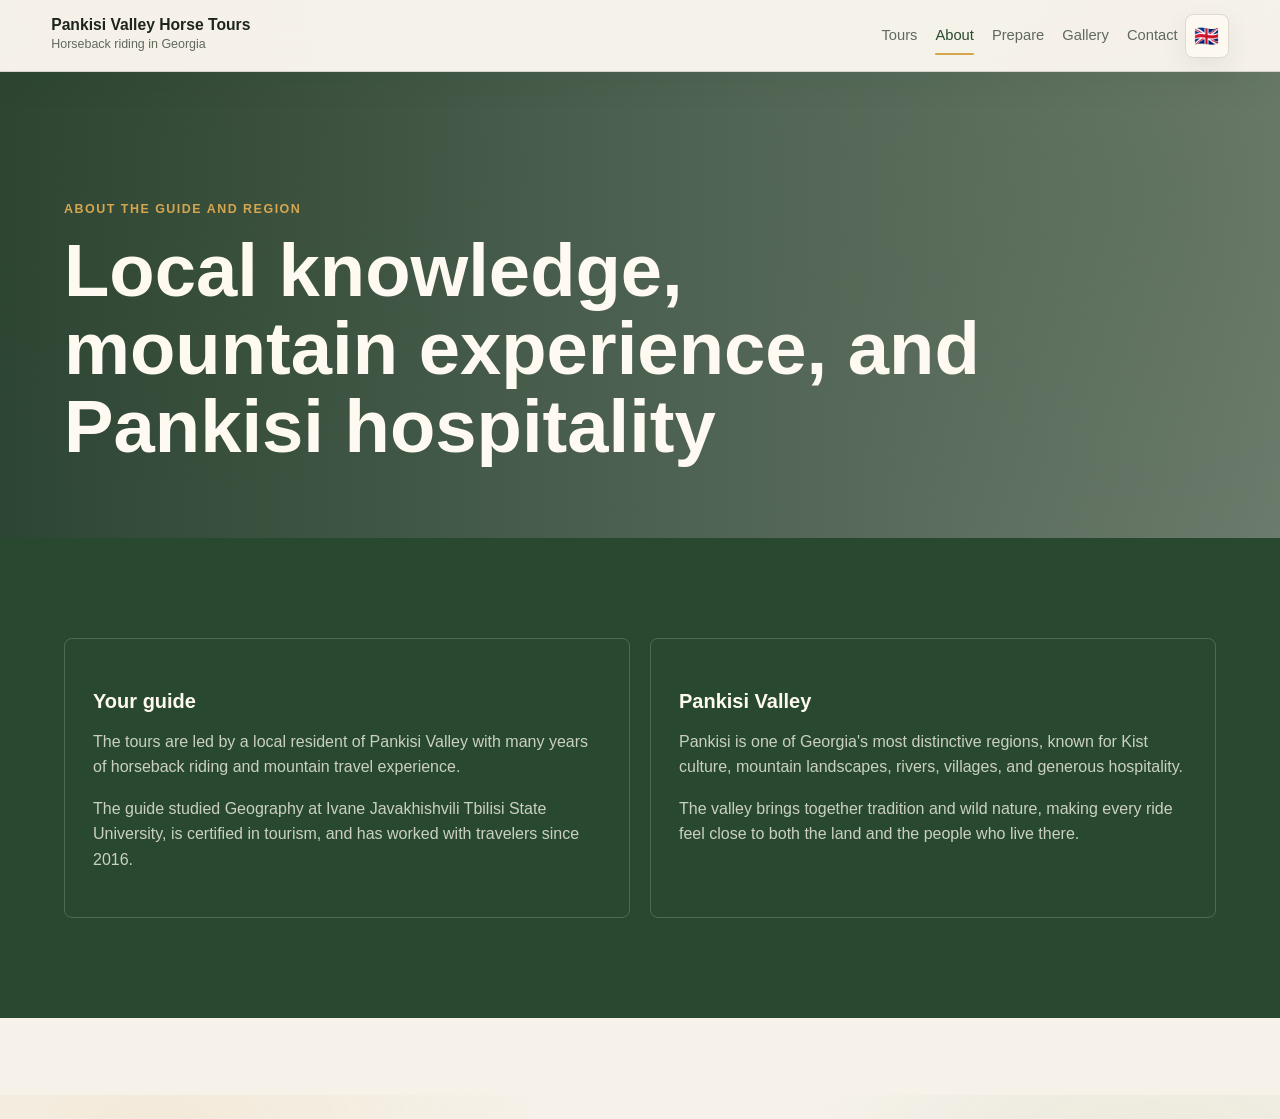
<file: about.html>
<!doctype html>
<html lang="en">
  <head>
    <meta charset="utf-8" />
    <meta name="viewport" content="width=device-width, initial-scale=1" />
    <title>About - Pankisi Valley Horse Tours</title>
    <meta name="description" content="About the local guide and Pankisi Valley horse riding region." />
    <link rel="stylesheet" href="styles.css" />
  </head>
  <body>
    <header class="site-header">
      <a class="brand" href="index.html" aria-label="Pankisi Valley Horse Tours">
        <span><strong data-i18n="brand">Pankisi Valley Horse Tours</strong><small data-i18n="brandSub">Horseback riding in Georgia</small></span>
      </a>
      <nav class="nav" aria-label="Main navigation">
        <a href="tours.html" data-i18n="navTours">Tours</a>
        <a class="is-current" href="about.html" data-i18n="navAbout">About</a>
        <a href="prepare.html" data-i18n="navPrepare">Prepare</a>
        <a href="gallery.html" data-i18n="navGallery">Gallery</a>
        <a href="contact.html" data-i18n="navContact">Contact</a>
      </nav>
      <div class="language-switcher" aria-label="Language selector">
        <button type="button" class="language-toggle" id="languageToggle" aria-label="Choose language" aria-expanded="false" aria-controls="languageMenu"><span class="language-current-flag" id="languageFlag">🇬🇧</span></button>
        <div class="language-menu" id="languageMenu" role="menu">
          <button type="button" class="lang-btn is-active" data-lang="en" role="menuitem"><span>🇬🇧</span><span>English</span></button>
          <button type="button" class="lang-btn" data-lang="de" role="menuitem"><span>🇩🇪</span><span>Deutsch</span></button>
          <button type="button" class="lang-btn" data-lang="ka" role="menuitem"><span>🇬🇪</span><span>ქართული</span></button>
          <button type="button" class="lang-btn" data-lang="ru" role="menuitem"><span>🇷🇺</span><span>Русский</span></button>
          <button type="button" class="lang-btn" data-lang="ar" role="menuitem"><span>🇸🇦</span><span>العربية</span></button>
        </div>
      </div>
    </header>

    <main id="top" class="page-main">
      <section class="page-hero">
        <p class="section-kicker" data-i18n="aboutKicker">About the Guide and Region</p>
        <h1 data-i18n="aboutTitle">Local knowledge, mountain experience, and Pankisi hospitality</h1>
      </section>
      <section class="section muted about-page">
        <div class="about-grid">
          <div>
            <h3 data-i18n="guideTitle">Your guide</h3>
            <p data-i18n="guideTextOne">The tours are led by a local resident of Pankisi Valley with many years of horseback riding and mountain travel experience.</p>
            <p data-i18n="guideTextTwo">The guide studied Geography at Ivane Javakhishvili Tbilisi State University, is certified in tourism, and has worked with travelers since 2016.</p>
          </div>
          <div>
            <h3 data-i18n="regionTitle">Pankisi Valley</h3>
            <p data-i18n="regionTextOne">Pankisi is one of Georgia's most distinctive regions, known for Kist culture, mountain landscapes, rivers, villages, and generous hospitality.</p>
            <p data-i18n="regionTextTwo">The valley brings together tradition and wild nature, making every ride feel close to both the land and the people who live there.</p>
          </div>
        </div>
      </section>
    </main>

    <footer class="site-footer">
      <p data-i18n="footerText">Pankisi Valley Horse Tours. Guided horseback riding in Georgia.</p>
      <a href="#top" data-i18n="backTop">Back to top</a>
    </footer>
    <script src="script.js"></script>
  </body>
</html>
</file>
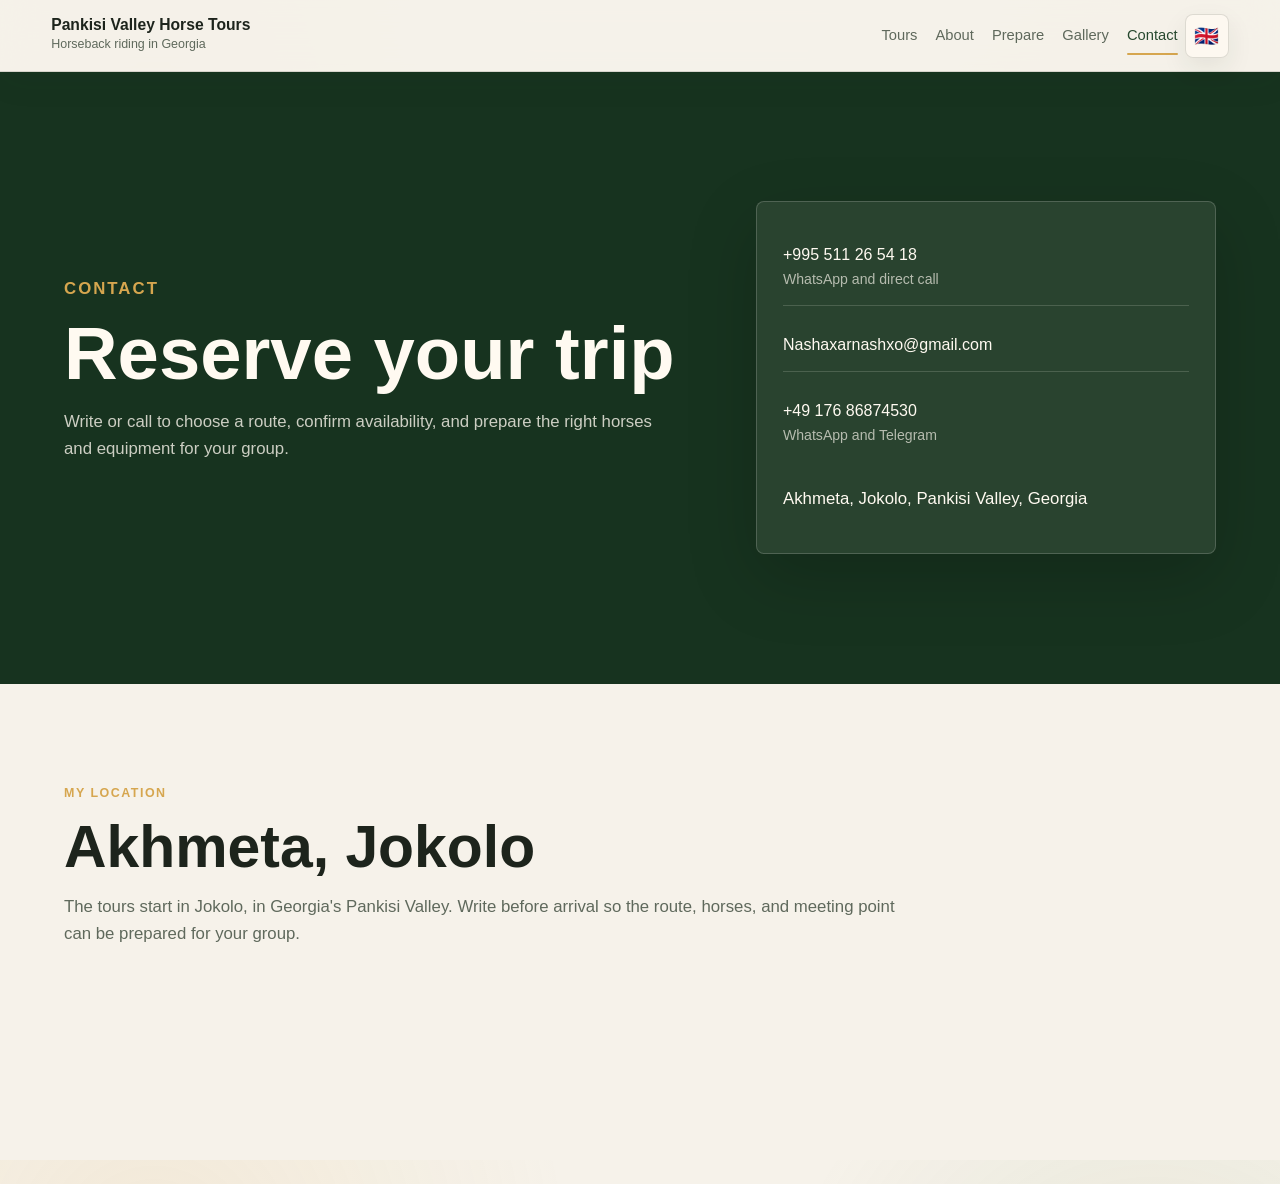
<file: contact.html>
<!doctype html>
<html lang="en">
  <head>
    <meta charset="utf-8" />
    <meta name="viewport" content="width=device-width, initial-scale=1" />
    <title>Contact - Pankisi Valley Horse Tours</title>
    <meta name="description" content="Contact Pankisi Valley Horse Tours to reserve a horseback riding trip." />
    <link rel="stylesheet" href="styles.css" />
  </head>
  <body>
    <header class="site-header">
      <a class="brand" href="index.html" aria-label="Pankisi Valley Horse Tours">
        <span><strong data-i18n="brand">Pankisi Valley Horse Tours</strong><small data-i18n="brandSub">Horseback riding in Georgia</small></span>
      </a>
      <nav class="nav" aria-label="Main navigation">
        <a href="tours.html" data-i18n="navTours">Tours</a>
        <a href="about.html" data-i18n="navAbout">About</a>
        <a href="prepare.html" data-i18n="navPrepare">Prepare</a>
        <a href="gallery.html" data-i18n="navGallery">Gallery</a>
        <a class="is-current" href="contact.html" data-i18n="navContact">Contact</a>
      </nav>
      <div class="language-switcher" aria-label="Language selector">
        <button type="button" class="language-toggle" id="languageToggle" aria-label="Choose language" aria-expanded="false" aria-controls="languageMenu"><span class="language-current-flag" id="languageFlag">🇬🇧</span></button>
        <div class="language-menu" id="languageMenu" role="menu">
          <button type="button" class="lang-btn is-active" data-lang="en" role="menuitem"><span>🇬🇧</span><span>English</span></button>
          <button type="button" class="lang-btn" data-lang="de" role="menuitem"><span>🇩🇪</span><span>Deutsch</span></button>
          <button type="button" class="lang-btn" data-lang="ka" role="menuitem"><span>🇬🇪</span><span>ქართული</span></button>
          <button type="button" class="lang-btn" data-lang="ru" role="menuitem"><span>🇷🇺</span><span>Русский</span></button>
          <button type="button" class="lang-btn" data-lang="ar" role="menuitem"><span>🇸🇦</span><span>العربية</span></button>
        </div>
      </div>
    </header>

    <main id="top" class="page-main">
      <section class="contact-section contact-page">
        <div>
          <p class="section-kicker" data-i18n="contactKicker">Contact</p>
          <h1 data-i18n="contactTitle">Reserve your trip</h1>
          <p data-i18n="contactText">
            Write or call to choose a route, confirm availability, and prepare the right horses and equipment for your group.
          </p>
        </div>
        <div class="contact-card">
          <a href="https://wa.me/995511265418" target="_blank" rel="noopener">+995 511 26 54 18 <span data-i18n="whatsappCall">WhatsApp and direct call</span></a>
          <a href="mailto:Nashaxarnashxo@gmail.com">Nashaxarnashxo@gmail.com</a>
          <a href="https://wa.me/4917686874530" target="_blank" rel="noopener">+49 176 86874530 <span data-i18n="whatsappTelegram">WhatsApp and Telegram</span></a>
          <p data-i18n="location">Akhmeta, Jokolo, Pankisi Valley, Georgia</p>
        </div>
      </section>

      <section class="section contact-location">
        <div class="section-heading">
          <p class="section-kicker" data-i18n="contactLocationKicker">My location</p>
          <h2 data-i18n="contactLocationTitle">Akhmeta, Jokolo</h2>
          <p data-i18n="contactLocationText">
            The tours start in Jokolo, in Georgia's Pankisi Valley. Write before arrival so the route, horses, and meeting point can be prepared for your group.
          </p>
        </div>
      </section>
    </main>

    <footer class="site-footer">
      <p data-i18n="footerText">Pankisi Valley Horse Tours. Guided horseback riding in Georgia.</p>
      <a href="#top" data-i18n="backTop">Back to top</a>
    </footer>
    <script src="script.js"></script>
  </body>
</html>
</file>
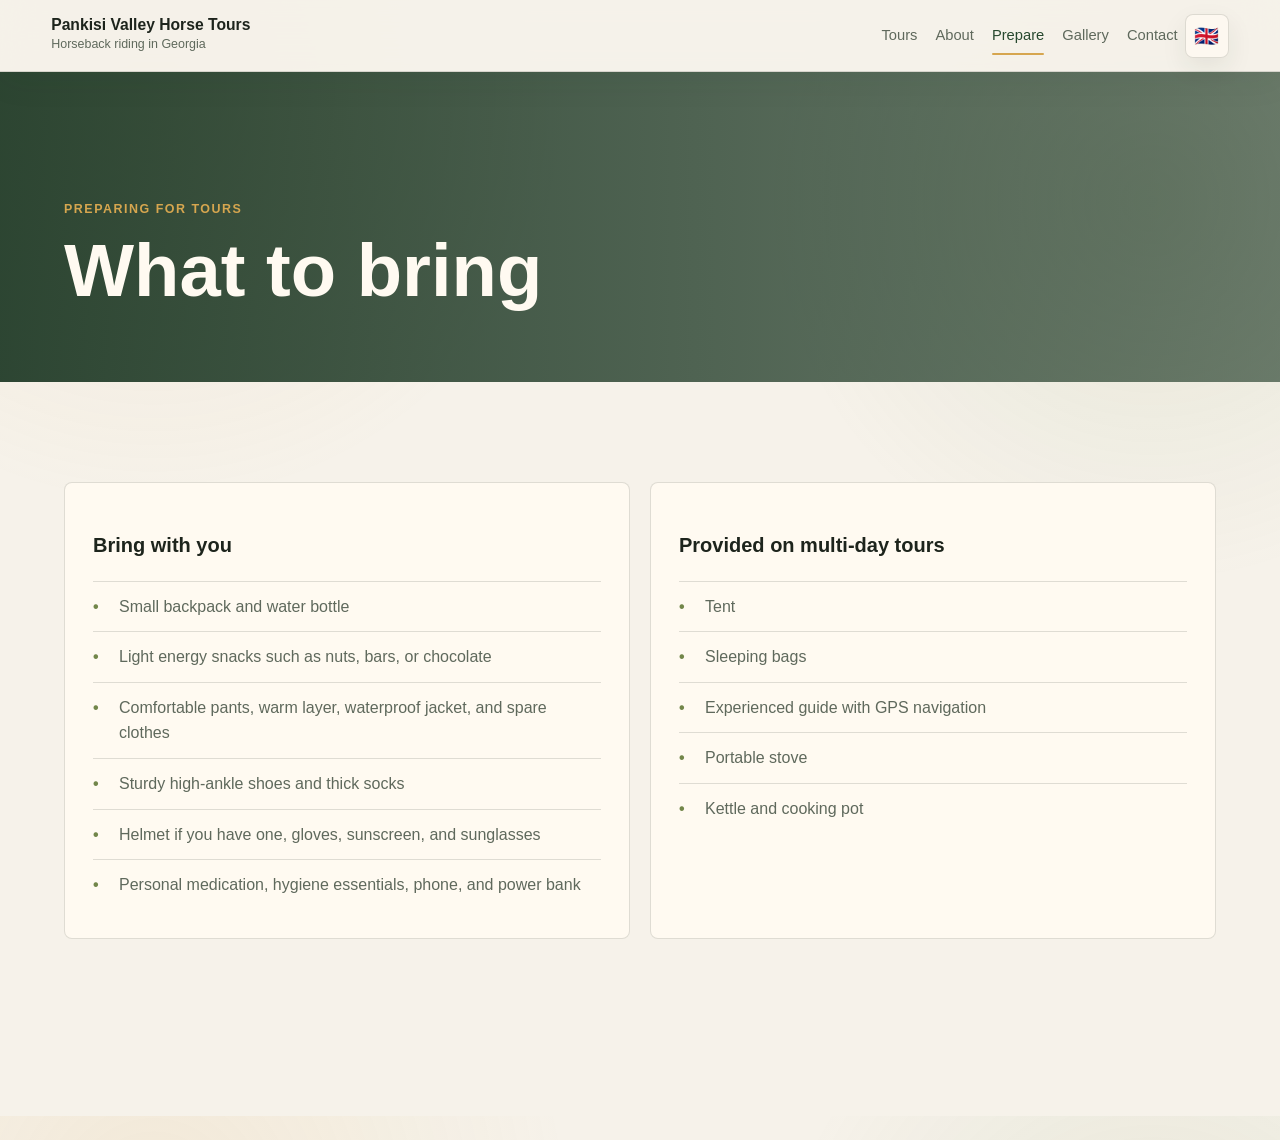
<file: prepare.html>
<!doctype html>
<html lang="en">
  <head>
    <meta charset="utf-8" />
    <meta name="viewport" content="width=device-width, initial-scale=1" />
    <title>Prepare - Pankisi Valley Horse Tours</title>
    <meta name="description" content="What to bring for horseback riding tours in Pankisi Valley." />
    <link rel="stylesheet" href="styles.css" />
  </head>
  <body>
    <header class="site-header">
      <a class="brand" href="index.html" aria-label="Pankisi Valley Horse Tours">
        <span><strong data-i18n="brand">Pankisi Valley Horse Tours</strong><small data-i18n="brandSub">Horseback riding in Georgia</small></span>
      </a>
      <nav class="nav" aria-label="Main navigation">
        <a href="tours.html" data-i18n="navTours">Tours</a>
        <a href="about.html" data-i18n="navAbout">About</a>
        <a class="is-current" href="prepare.html" data-i18n="navPrepare">Prepare</a>
        <a href="gallery.html" data-i18n="navGallery">Gallery</a>
        <a href="contact.html" data-i18n="navContact">Contact</a>
      </nav>
      <div class="language-switcher" aria-label="Language selector">
        <button type="button" class="language-toggle" id="languageToggle" aria-label="Choose language" aria-expanded="false" aria-controls="languageMenu"><span class="language-current-flag" id="languageFlag">🇬🇧</span></button>
        <div class="language-menu" id="languageMenu" role="menu">
          <button type="button" class="lang-btn is-active" data-lang="en" role="menuitem"><span>🇬🇧</span><span>English</span></button>
          <button type="button" class="lang-btn" data-lang="de" role="menuitem"><span>🇩🇪</span><span>Deutsch</span></button>
          <button type="button" class="lang-btn" data-lang="ka" role="menuitem"><span>🇬🇪</span><span>ქართული</span></button>
          <button type="button" class="lang-btn" data-lang="ru" role="menuitem"><span>🇷🇺</span><span>Русский</span></button>
          <button type="button" class="lang-btn" data-lang="ar" role="menuitem"><span>🇸🇦</span><span>العربية</span></button>
        </div>
      </div>
    </header>

    <main id="top" class="page-main">
      <section class="page-hero">
        <p class="section-kicker" data-i18n="prepareKicker">Preparing for Tours</p>
        <h1 data-i18n="prepareTitle">What to bring</h1>
      </section>
      <section class="section">
        <div class="prepare-grid">
          <article>
            <h3 data-i18n="bringTitle">Bring with you</h3>
            <ul id="bringList"></ul>
          </article>
          <article>
            <h3 data-i18n="provideTitle">Provided on multi-day tours</h3>
            <ul id="provideList"></ul>
          </article>
        </div>
      </section>
    </main>

    <footer class="site-footer">
      <p data-i18n="footerText">Pankisi Valley Horse Tours. Guided horseback riding in Georgia.</p>
      <a href="#top" data-i18n="backTop">Back to top</a>
    </footer>
    <script src="script.js"></script>
  </body>
</html>
</file>
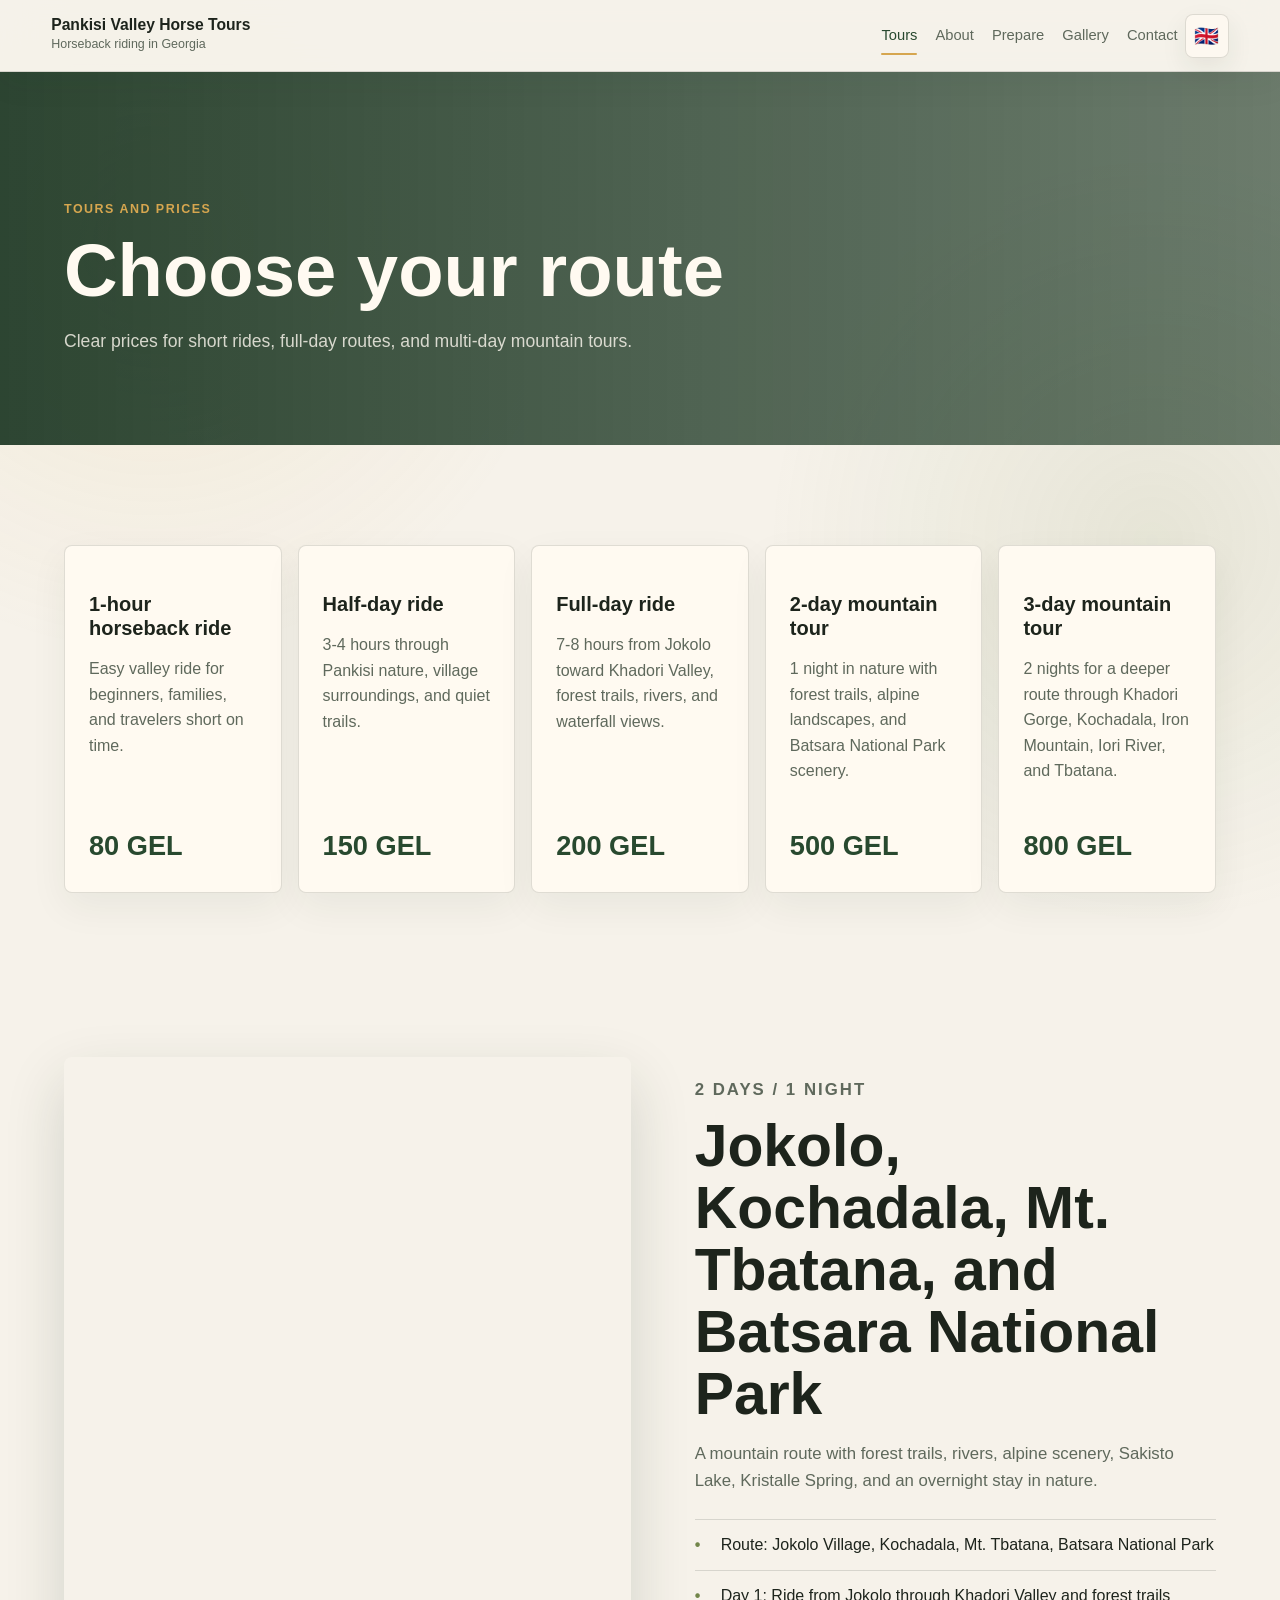
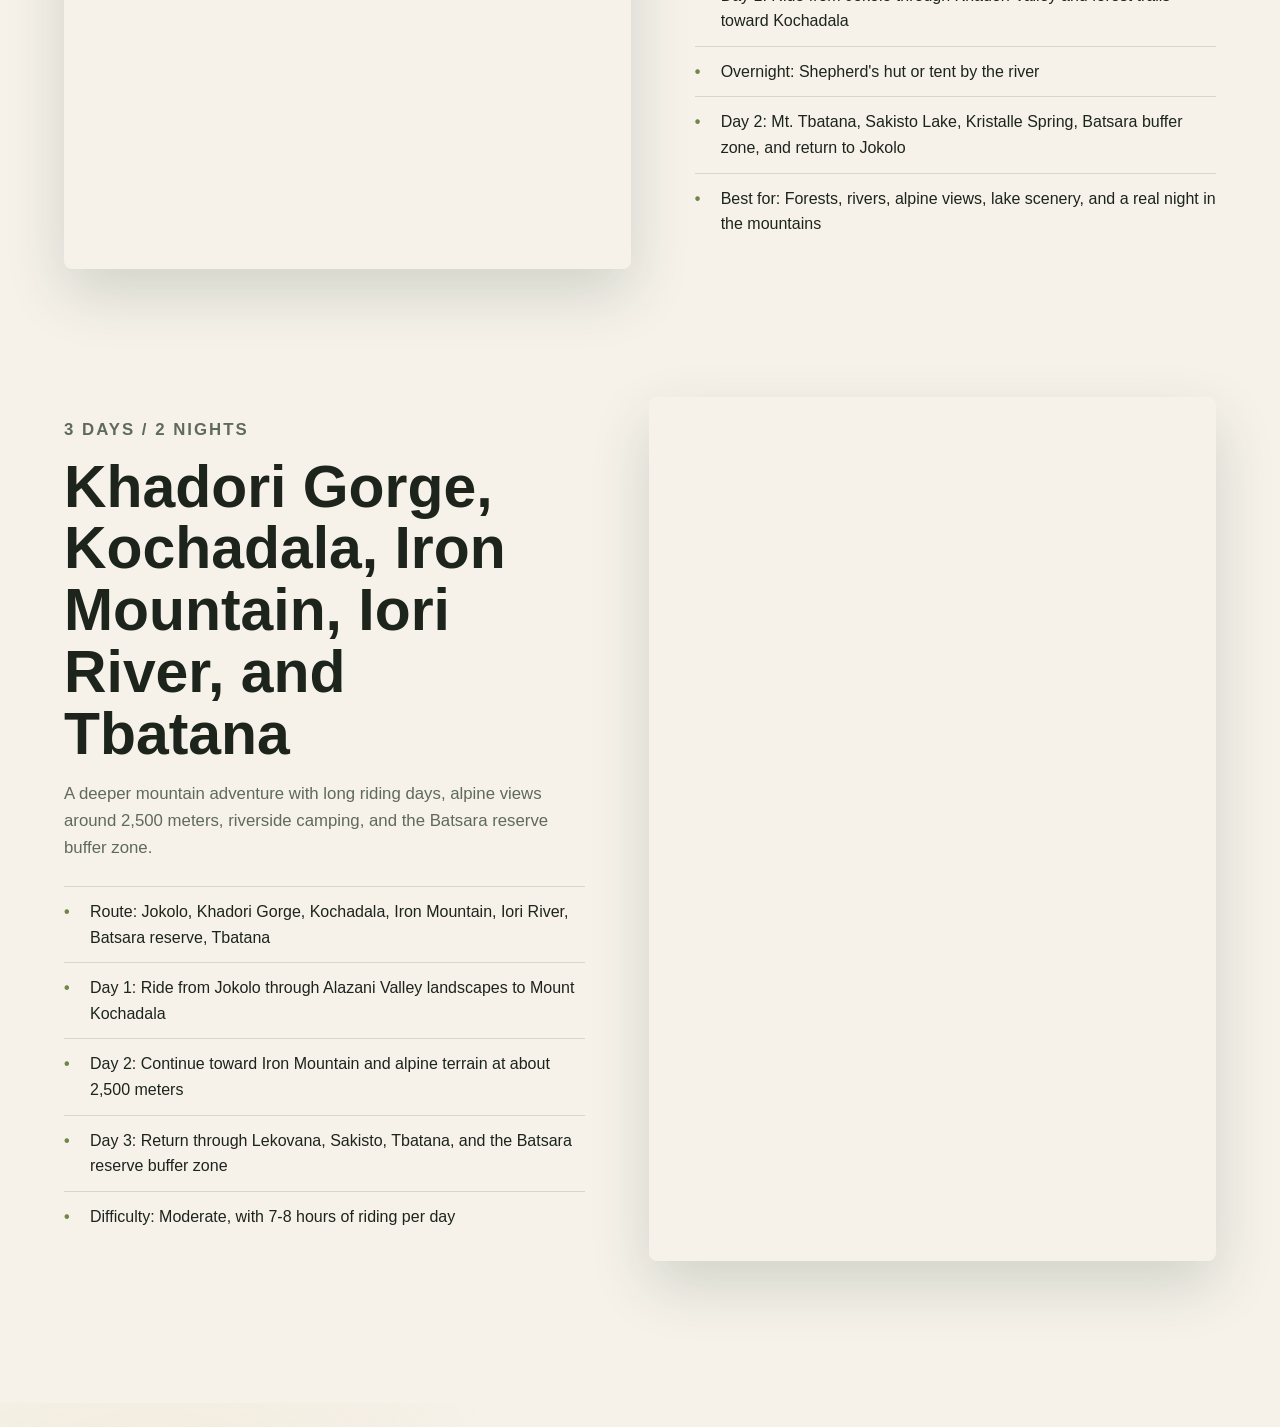
<file: tours.html>
<!doctype html>
<html lang="en">
  <head>
    <meta charset="utf-8" />
    <meta name="viewport" content="width=device-width, initial-scale=1" />
    <title>Tours - Pankisi Valley Horse Tours</title>
    <meta name="description" content="Horseback riding tours and prices in Pankisi Valley, Georgia." />
    <link rel="stylesheet" href="styles.css" />
  </head>
  <body>
    <header class="site-header">
      <a class="brand" href="index.html" aria-label="Pankisi Valley Horse Tours">
        <span>
          <strong data-i18n="brand">Pankisi Valley Horse Tours</strong>
          <small data-i18n="brandSub">Horseback riding in Georgia</small>
        </span>
      </a>

      <nav class="nav" aria-label="Main navigation">
        <a class="is-current" href="tours.html" data-i18n="navTours">Tours</a>
        <a href="about.html" data-i18n="navAbout">About</a>
        <a href="prepare.html" data-i18n="navPrepare">Prepare</a>
        <a href="gallery.html" data-i18n="navGallery">Gallery</a>
        <a href="contact.html" data-i18n="navContact">Contact</a>
      </nav>

      <div class="language-switcher" aria-label="Language selector">
        <button type="button" class="language-toggle" id="languageToggle" aria-label="Choose language" aria-expanded="false" aria-controls="languageMenu">
          <span class="language-current-flag" id="languageFlag">🇬🇧</span>
        </button>
        <div class="language-menu" id="languageMenu" role="menu">
          <button type="button" class="lang-btn is-active" data-lang="en" role="menuitem"><span>🇬🇧</span><span>English</span></button>
          <button type="button" class="lang-btn" data-lang="de" role="menuitem"><span>🇩🇪</span><span>Deutsch</span></button>
          <button type="button" class="lang-btn" data-lang="ka" role="menuitem"><span>🇬🇪</span><span>ქართული</span></button>
          <button type="button" class="lang-btn" data-lang="ru" role="menuitem"><span>🇷🇺</span><span>Русский</span></button>
          <button type="button" class="lang-btn" data-lang="ar" role="menuitem"><span>🇸🇦</span><span>العربية</span></button>
        </div>
      </div>
    </header>

    <main id="top" class="page-main">
      <section class="page-hero">
        <p class="section-kicker" data-i18n="toursKicker">Tours and Prices</p>
        <h1 data-i18n="toursTitle">Choose your route</h1>
        <p data-i18n="toursText">Clear prices for short rides, full-day routes, and multi-day mountain tours.</p>
      </section>

      <section class="section">
        <div class="tour-grid" id="tourGrid"></div>
      </section>

      <section class="split-section">
        <div class="split-media split-media-one" aria-hidden="true"></div>
        <div class="split-content">
          <p class="section-kicker" data-i18n="twoDayKicker">2 days / 1 night</p>
          <h2 data-i18n="twoDayTitle">Jokolo, Kochadala, Mt. Tbatana, and Batsara National Park</h2>
          <p data-i18n="twoDayText">
            A mountain route with forest trails, rivers, alpine scenery, Sakisto Lake, Kristalle Spring, and an overnight stay in nature.
          </p>
          <ul class="clean-list" id="twoDayList"></ul>
        </div>
      </section>

      <section class="split-section split-section-reverse">
        <div class="split-media split-media-two" aria-hidden="true"></div>
        <div class="split-content">
          <p class="section-kicker" data-i18n="threeDayKicker">3 days / 2 nights</p>
          <h2 data-i18n="threeDayTitle">Khadori Gorge, Kochadala, Iron Mountain, Iori River, and Tbatana</h2>
          <p data-i18n="threeDayText">
            A deeper mountain adventure with long riding days, alpine views around 2,500 meters, riverside camping, and the Batsara reserve buffer zone.
          </p>
          <ul class="clean-list" id="threeDayList"></ul>
        </div>
      </section>
    </main>

    <footer class="site-footer">
      <p data-i18n="footerText">Pankisi Valley Horse Tours. Guided horseback riding in Georgia.</p>
      <a href="#top" data-i18n="backTop">Back to top</a>
    </footer>

    <script src="script.js"></script>
  </body>
</html>
</file>
<file: styles.css>
:root {
  --bg: #f6f2ea;
  --paper: #fffaf1;
  --ink: #1d241c;
  --muted: #5f695c;
  --line: rgba(29, 36, 28, 0.14);
  --forest: #28492f;
  --forest-2: #17331f;
  --moss: #72864a;
  --gold: #d6a64f;
  --shadow: 0 24px 60px rgba(23, 51, 31, 0.16);
  --shadow-strong: 0 28px 80px rgba(23, 51, 31, 0.24);
  --ease: cubic-bezier(0.22, 1, 0.36, 1);
}

* {
  box-sizing: border-box;
}

html {
  scroll-behavior: smooth;
}

body {
  margin: 0;
  background:
    radial-gradient(circle at 12% 8%, rgba(214, 166, 79, 0.12), transparent 26rem),
    radial-gradient(circle at 90% 18%, rgba(114, 134, 74, 0.12), transparent 24rem),
    var(--bg);
  color: var(--ink);
  font-family: Arial, Helvetica, sans-serif;
  line-height: 1.6;
}

body.is-rtl {
  direction: rtl;
}

a {
  color: inherit;
}

img {
  display: block;
  width: 100%;
}

.site-header {
  position: sticky;
  top: 0;
  z-index: 20;
  display: grid;
  grid-template-columns: minmax(220px, 1fr) auto;
  gap: 24px;
  align-items: center;
  padding: 16px clamp(74px, 8vw, 112px) 16px clamp(18px, 4vw, 56px);
  background: rgba(246, 242, 234, 0.9);
  border-bottom: 1px solid var(--line);
  backdrop-filter: blur(16px);
  box-shadow: 0 10px 34px rgba(23, 51, 31, 0.06);
  transition: background 240ms var(--ease), box-shadow 240ms var(--ease);
}

.brand {
  display: inline-flex;
  align-items: center;
  min-width: 0;
  text-decoration: none;
  transition: transform 220ms var(--ease);
}

.brand:hover {
  transform: translateY(-1px);
}

.brand strong,
.brand small {
  display: block;
}

.brand strong {
  font-size: 0.98rem;
  line-height: 1.2;
}

.brand small {
  color: var(--muted);
  font-size: 0.78rem;
}

.nav {
  display: flex;
  gap: 18px;
  align-items: center;
  justify-self: end;
  font-size: 0.92rem;
}

.nav a {
  position: relative;
  color: var(--muted);
  text-decoration: none;
  transition: color 180ms var(--ease);
}

.nav a:hover,
.nav a.is-current {
  color: var(--forest);
}

.nav a::after {
  position: absolute;
  right: 0;
  bottom: -8px;
  left: 0;
  height: 2px;
  border-radius: 999px;
  background: var(--gold);
  content: "";
  transform: scaleX(0);
  transform-origin: center;
  transition: transform 220ms var(--ease);
}

.nav a:hover::after,
.nav a.is-current::after {
  transform: scaleX(1);
}

.language-switcher {
  position: absolute;
  top: 14px;
  right: clamp(18px, 4vw, 56px);
  direction: ltr;
}

.language-toggle {
  display: inline-flex;
  width: 44px;
  height: 44px;
  align-items: center;
  justify-content: center;
  border: 1px solid var(--line);
  border-radius: 8px;
  background: rgba(255, 250, 241, 0.76);
  color: var(--ink);
  cursor: pointer;
  font: inherit;
  padding: 0;
  box-shadow: 0 10px 26px rgba(23, 51, 31, 0.08);
  transition: transform 180ms var(--ease), box-shadow 180ms var(--ease), background 180ms var(--ease);
}

.language-toggle:hover {
  background: var(--paper);
  box-shadow: 0 16px 34px rgba(23, 51, 31, 0.14);
  transform: translateY(-1px);
}

.language-current-flag {
  font-size: 1.25rem;
  line-height: 1;
}

.language-menu {
  position: absolute;
  top: calc(100% + 8px);
  right: 0;
  z-index: 30;
  display: none;
  min-width: 190px;
  padding: 6px;
  border: 1px solid var(--line);
  border-radius: 8px;
  background: var(--paper);
  box-shadow: var(--shadow);
}

.language-switcher.is-open .language-menu {
  display: grid;
  gap: 4px;
  animation: menuIn 180ms var(--ease) both;
}

.lang-btn {
  display: flex;
  width: 100%;
  align-items: center;
  gap: 10px;
  border: 0;
  border-radius: 6px;
  background: transparent;
  color: var(--ink);
  cursor: pointer;
  font: inherit;
  font-size: 0.92rem;
  font-weight: 700;
  padding: 10px;
  text-align: left;
  transition: background 160ms var(--ease), color 160ms var(--ease), transform 160ms var(--ease);
}

.lang-btn.is-active {
  background: rgba(114, 134, 74, 0.14);
  color: var(--forest);
}

.lang-btn:hover {
  background: rgba(214, 166, 79, 0.14);
  transform: translateX(2px);
}

body.is-rtl .lang-btn {
  text-align: right;
}

.hero {
  position: relative;
  min-height: 84vh;
  display: grid;
  align-items: end;
  padding: clamp(80px, 12vw, 160px) clamp(18px, 5vw, 72px) clamp(44px, 7vw, 88px);
  overflow: hidden;
  color: #fff;
}

.hero-media {
  position: absolute;
  inset: 0;
  background:
    linear-gradient(90deg, rgba(14, 29, 19, 0.82), rgba(14, 29, 19, 0.46) 46%, rgba(14, 29, 19, 0.2)),
    url("https://horseridingeogia.wordpress.com/wp-content/uploads/2026/03/48218fde-bb00-471d-b8f5-85f1b868894d-1.jpeg?w=1400&allow_lossy=1") center / cover;
  transform: scale(1.02);
  animation: heroDrift 18s var(--ease) infinite alternate;
}

.hero::after {
  position: absolute;
  inset: auto 0 0;
  height: 34%;
  background: linear-gradient(180deg, transparent, rgba(246, 242, 234, 0.1) 45%, var(--bg));
  content: "";
  pointer-events: none;
}

.hero-content {
  position: relative;
  max-width: 760px;
  z-index: 1;
  animation: heroContentIn 900ms var(--ease) both;
}

.eyebrow,
.section-kicker {
  margin: 0 0 12px;
  color: var(--gold);
  font-size: 0.78rem;
  font-weight: 800;
  letter-spacing: 0.12em;
  text-transform: uppercase;
}

.hero h1,
.section h2,
.split-content h2,
.contact-section h2 {
  margin: 0;
  line-height: 1.05;
}

.hero h1 {
  max-width: 820px;
  font-size: clamp(2.6rem, 7vw, 5.8rem);
}

.hero p:not(.eyebrow) {
  max-width: 640px;
  margin: 24px 0 0;
  font-size: clamp(1.05rem, 2vw, 1.3rem);
  color: rgba(255, 255, 255, 0.88);
}

.hero-actions {
  display: flex;
  flex-wrap: wrap;
  gap: 12px;
  margin-top: 34px;
}

.btn {
  display: inline-flex;
  align-items: center;
  justify-content: center;
  min-height: 48px;
  padding: 12px 20px;
  border-radius: 8px;
  font-weight: 800;
  text-decoration: none;
  transition: transform 180ms var(--ease), box-shadow 180ms var(--ease), background 180ms var(--ease), border-color 180ms var(--ease);
}

.btn:hover {
  transform: translateY(-2px);
}

.btn-primary {
  background: var(--gold);
  color: #1d170a;
  box-shadow: 0 16px 34px rgba(214, 166, 79, 0.28);
}

.btn-primary:hover {
  background: #e2b866;
  box-shadow: 0 22px 44px rgba(214, 166, 79, 0.34);
}

.btn-secondary {
  border: 1px solid rgba(255, 255, 255, 0.58);
  color: #fff;
  backdrop-filter: blur(10px);
}

.btn-secondary:hover {
  border-color: rgba(255, 255, 255, 0.9);
  background: rgba(255, 255, 255, 0.1);
}

.section,
.feature-grid,
.split-section,
.contact-section,
.site-footer {
  padding-inline: clamp(18px, 5vw, 72px);
}

.page-main {
  min-height: 70vh;
}

.page-hero {
  padding: clamp(70px, 10vw, 130px) clamp(18px, 5vw, 72px) clamp(38px, 6vw, 72px);
  background:
    linear-gradient(90deg, rgba(23, 51, 31, 0.9), rgba(23, 51, 31, 0.62)),
    url("https://horseridingeogia.wordpress.com/wp-content/uploads/2026/03/48218fde-bb00-471d-b8f5-85f1b868894d-1.jpeg?w=1400&allow_lossy=1") center / cover;
  color: var(--paper);
}

.page-hero h1,
.contact-page h1 {
  max-width: 920px;
  margin: 0;
  font-size: clamp(2.4rem, 5.8vw, 5rem);
  line-height: 1.05;
}

.page-hero p:not(.section-kicker) {
  max-width: 680px;
  color: rgba(255, 250, 241, 0.8);
  font-size: 1.1rem;
}

.section {
  padding-top: clamp(58px, 8vw, 100px);
  padding-bottom: clamp(58px, 8vw, 100px);
}

.intro {
  display: grid;
  grid-template-columns: minmax(260px, 0.8fr) minmax(280px, 1fr);
  gap: clamp(28px, 6vw, 80px);
  align-items: end;
}

.section h2,
.split-content h2,
.contact-section h2 {
  max-width: 820px;
  font-size: clamp(2rem, 4.6vw, 4rem);
}

.contact-page {
  min-height: 68vh;
}

.contact-location {
  background: var(--bg);
}

.section-heading {
  max-width: 860px;
  margin-bottom: 34px;
}

.section-heading p:not(.section-kicker),
.intro > p,
.split-content p,
.contact-section p {
  color: var(--muted);
  font-size: 1.05rem;
}

.feature-grid {
  display: grid;
  grid-template-columns: repeat(4, 1fr);
  gap: 1px;
  background: var(--line);
  border-block: 1px solid var(--line);
}

.feature-grid article {
  min-height: 260px;
  padding: 30px;
  background: var(--paper);
  transition: transform 220ms var(--ease), box-shadow 220ms var(--ease), background 220ms var(--ease);
}

.feature-grid article:hover {
  z-index: 1;
  background: #fffdf8;
  box-shadow: 0 20px 44px rgba(23, 51, 31, 0.12);
  transform: translateY(-4px);
}

.feature-icon {
  display: inline-grid;
  width: 42px;
  height: 42px;
  place-items: center;
  border-radius: 8px;
  background: rgba(114, 134, 74, 0.14);
  color: var(--forest);
  font-weight: 900;
}

.feature-grid h3,
.tour-card h3,
.prepare-grid h3,
.about-grid h3 {
  margin: 22px 0 10px;
  line-height: 1.2;
  font-size: 1.25rem;
}

.feature-grid p,
.tour-card p,
.prepare-grid li,
.about-grid p {
  color: var(--muted);
}

.tour-grid {
  display: grid;
  grid-template-columns: repeat(5, minmax(170px, 1fr));
  gap: 16px;
}

.tour-card {
  display: flex;
  min-height: 290px;
  flex-direction: column;
  justify-content: space-between;
  padding: 24px;
  border: 1px solid var(--line);
  border-radius: 8px;
  background: var(--paper);
  box-shadow: 0 14px 38px rgba(23, 51, 31, 0.06);
  overflow: hidden;
  position: relative;
  transition: transform 240ms var(--ease), box-shadow 240ms var(--ease), border-color 240ms var(--ease);
}

.tour-card::before {
  position: absolute;
  inset: 0 0 auto;
  height: 4px;
  background: linear-gradient(90deg, var(--moss), var(--gold));
  content: "";
  transform: scaleX(0);
  transform-origin: left;
  transition: transform 260ms var(--ease);
}

.tour-card:hover {
  border-color: rgba(214, 166, 79, 0.5);
  box-shadow: var(--shadow);
  transform: translateY(-6px);
}

.tour-card:hover::before {
  transform: scaleX(1);
}

.tour-price {
  margin-top: 24px;
  color: var(--forest);
  font-size: 1.7rem;
  font-weight: 900;
}

.split-section {
  display: grid;
  grid-template-columns: minmax(300px, 1fr) minmax(300px, 0.92fr);
  gap: clamp(24px, 5vw, 72px);
  align-items: stretch;
  padding-top: clamp(36px, 5vw, 80px);
  padding-bottom: clamp(36px, 5vw, 80px);
}

.split-section-reverse {
  grid-template-columns: minmax(300px, 0.92fr) minmax(300px, 1fr);
}

.split-section-reverse .split-media {
  order: 2;
}

.split-media {
  min-height: 540px;
  border-radius: 8px;
  background-position: center;
  background-size: cover;
  box-shadow: var(--shadow);
  transition: transform 420ms var(--ease), box-shadow 420ms var(--ease);
}

.split-section:hover .split-media {
  box-shadow: var(--shadow-strong);
  transform: scale(1.015);
}

.split-media-one {
  background-image: url("https://horseridingeogia.wordpress.com/wp-content/uploads/2026/03/7b66a5d1-20ce-4251-831d-c4295f3d0de8.jpg?w=1100&allow_lossy=1");
}

.split-media-two {
  background-image: url("https://horseridingeogia.wordpress.com/wp-content/uploads/2026/03/c9096fb5-b727-4737-93f7-99a334e1d951.jpg?w=1100&allow_lossy=1");
}

.split-content {
  align-self: center;
  padding-block: 20px;
}

.clean-list,
.prepare-grid ul {
  margin: 24px 0 0;
  padding: 0;
  list-style: none;
}

.clean-list li,
.prepare-grid li {
  position: relative;
  padding: 12px 0 12px 26px;
  border-top: 1px solid var(--line);
}

body.is-rtl .clean-list li,
body.is-rtl .prepare-grid li {
  padding-right: 26px;
  padding-left: 0;
}

.clean-list li::before,
.prepare-grid li::before {
  position: absolute;
  left: 0;
  color: var(--moss);
  content: "•";
  font-weight: 900;
}

body.is-rtl .clean-list li::before,
body.is-rtl .prepare-grid li::before {
  right: 0;
  left: auto;
}

.muted {
  background: var(--forest);
  color: var(--paper);
}

.muted .section-kicker,
.contact-section .section-kicker {
  color: var(--gold);
}

.muted p,
.muted .about-grid p {
  color: rgba(255, 250, 241, 0.76);
}

.about-grid,
.prepare-grid {
  display: grid;
  grid-template-columns: repeat(2, minmax(280px, 1fr));
  gap: 20px;
}

.about-grid > div,
.prepare-grid article {
  padding: 28px;
  border: 1px solid var(--line);
  border-radius: 8px;
  transition: transform 220ms var(--ease), box-shadow 220ms var(--ease), border-color 220ms var(--ease);
}

.about-grid > div:hover,
.prepare-grid article:hover {
  border-color: rgba(214, 166, 79, 0.42);
  box-shadow: 0 18px 44px rgba(23, 51, 31, 0.1);
  transform: translateY(-4px);
}

.muted .about-grid > div {
  border-color: rgba(255, 250, 241, 0.18);
}

.prepare-grid article {
  background: var(--paper);
}

.gallery-section {
  padding-top: 24px;
}

.gallery {
  display: grid;
  grid-template-columns: repeat(4, 1fr);
  grid-auto-rows: 220px;
  gap: 12px;
}

.gallery img {
  height: 100%;
  border-radius: 8px;
  cursor: zoom-in;
  object-fit: cover;
  box-shadow: 0 14px 34px rgba(23, 51, 31, 0.1);
  transition: transform 320ms var(--ease), box-shadow 320ms var(--ease), filter 320ms var(--ease);
}

.gallery img:hover {
  filter: saturate(1.06) contrast(1.04);
  box-shadow: var(--shadow-strong);
  transform: translateY(-5px) scale(1.02);
}

.gallery img:nth-child(1),
.gallery img:nth-child(6) {
  grid-column: span 2;
  grid-row: span 2;
}

.gallery-lightbox {
  position: fixed;
  inset: 0;
  z-index: 60;
  display: grid;
  grid-template-rows: auto 1fr auto;
  gap: 18px;
  padding: clamp(18px, 4vw, 42px);
  background:
    radial-gradient(circle at 20% 0%, rgba(214, 166, 79, 0.18), transparent 26rem),
    rgba(9, 18, 12, 0.92);
  color: var(--paper);
  opacity: 0;
  pointer-events: none;
  transform: scale(1.01);
  transition: opacity 240ms var(--ease), transform 240ms var(--ease);
  backdrop-filter: blur(18px);
}

.gallery-lightbox.is-open {
  opacity: 1;
  pointer-events: auto;
  transform: scale(1);
}

.gallery-lightbox-top,
.gallery-lightbox-bottom {
  display: flex;
  align-items: center;
  justify-content: space-between;
  gap: 16px;
}

.gallery-lightbox-count,
.gallery-lightbox-caption {
  color: rgba(255, 250, 241, 0.78);
  font-size: 0.94rem;
}

.gallery-lightbox-caption {
  max-width: 760px;
}

.gallery-lightbox-stage {
  position: relative;
  display: grid;
  min-height: 0;
  place-items: center;
}

.gallery-lightbox-image {
  max-width: min(1120px, 100%);
  max-height: 72vh;
  width: auto;
  border-radius: 8px;
  object-fit: contain;
  box-shadow: 0 34px 90px rgba(0, 0, 0, 0.42);
  transform: scale(0.96);
  transition: opacity 220ms var(--ease), transform 220ms var(--ease);
}

.gallery-lightbox.is-open .gallery-lightbox-image {
  transform: scale(1);
}

.gallery-lightbox-button {
  display: inline-grid;
  width: 46px;
  height: 46px;
  place-items: center;
  border: 1px solid rgba(255, 250, 241, 0.24);
  border-radius: 8px;
  background: rgba(255, 250, 241, 0.1);
  color: var(--paper);
  cursor: pointer;
  font: inherit;
  font-size: 1.5rem;
  line-height: 1;
  transition: transform 180ms var(--ease), background 180ms var(--ease), border-color 180ms var(--ease);
}

.gallery-lightbox-button:hover {
  background: rgba(255, 250, 241, 0.18);
  border-color: rgba(255, 250, 241, 0.42);
  transform: translateY(-2px);
}

.gallery-lightbox-close {
  margin-left: auto;
}

.gallery-lightbox-nav {
  position: absolute;
  top: 50%;
  transform: translateY(-50%);
}

.gallery-lightbox-nav:hover {
  transform: translateY(calc(-50% - 2px));
}

.gallery-lightbox-prev {
  left: 0;
}

.gallery-lightbox-next {
  right: 0;
}

body.lightbox-open {
  overflow: hidden;
}

.contact-section {
  display: grid;
  grid-template-columns: minmax(280px, 1fr) minmax(280px, 460px);
  gap: clamp(24px, 6vw, 80px);
  align-items: center;
  padding-top: clamp(64px, 9vw, 110px);
  padding-bottom: clamp(64px, 9vw, 110px);
  background: var(--forest-2);
  color: var(--paper);
}

.contact-section p {
  color: rgba(255, 250, 241, 0.78);
}

.contact-card {
  display: grid;
  gap: 12px;
  padding: 26px;
  border: 1px solid rgba(255, 250, 241, 0.18);
  border-radius: 8px;
  background: rgba(255, 250, 241, 0.08);
  box-shadow: 0 24px 70px rgba(0, 0, 0, 0.18);
}

.contact-card a,
.contact-card p {
  margin: 0;
  padding: 14px 0;
  border-bottom: 1px solid rgba(255, 250, 241, 0.16);
  color: var(--paper);
  text-decoration: none;
  transition: color 180ms var(--ease), transform 180ms var(--ease);
}

.contact-card a:hover {
  color: var(--gold);
  transform: translateX(3px);
}

.contact-card a:last-of-type,
.contact-card p:last-child {
  border-bottom: 0;
}

.contact-card span {
  display: block;
  color: rgba(255, 250, 241, 0.66);
  font-size: 0.88rem;
}

.site-footer {
  display: flex;
  justify-content: space-between;
  gap: 20px;
  padding-top: 26px;
  padding-bottom: 26px;
  color: var(--muted);
}

.site-footer p {
  margin: 0;
}

.site-footer a {
  color: var(--forest);
  font-weight: 800;
  text-decoration: none;
}

.has-reveal [data-reveal] {
  opacity: 0;
  transform: translateY(24px);
  transition:
    opacity 700ms var(--ease),
    transform 700ms var(--ease),
    box-shadow 260ms var(--ease),
    filter 320ms var(--ease),
    border-color 240ms var(--ease),
    background 220ms var(--ease),
    color 180ms var(--ease);
  transition-delay: var(--reveal-delay, 0ms);
}

.has-reveal [data-reveal].is-visible {
  opacity: 1;
  transform: translateY(0);
}

@keyframes heroDrift {
  from {
    transform: scale(1.02) translate3d(0, 0, 0);
  }

  to {
    transform: scale(1.08) translate3d(-1.5%, -1%, 0);
  }
}

@keyframes heroContentIn {
  from {
    opacity: 0;
    transform: translateY(22px);
  }

  to {
    opacity: 1;
    transform: translateY(0);
  }
}

@keyframes menuIn {
  from {
    opacity: 0;
    transform: translateY(-6px) scale(0.98);
  }

  to {
    opacity: 1;
    transform: translateY(0) scale(1);
  }
}

@media (prefers-reduced-motion: reduce) {
  *,
  *::before,
  *::after {
    animation-duration: 1ms !important;
    animation-iteration-count: 1 !important;
    scroll-behavior: auto !important;
    transition-duration: 1ms !important;
  }

  .has-reveal [data-reveal] {
    opacity: 1;
    transform: none;
  }
}

@media (max-width: 1120px) {
  .site-header {
    grid-template-columns: 1fr;
    gap: 12px;
    padding-top: 14px;
    padding-right: 74px;
  }

  .nav {
    justify-self: start;
    width: 100%;
    overflow-x: auto;
    padding-bottom: 4px;
  }

  .tour-grid,
  .feature-grid {
    grid-template-columns: repeat(2, 1fr);
  }

  .gallery {
    grid-template-columns: repeat(2, 1fr);
  }

}

@media (max-width: 760px) {
  .site-header {
    padding: 12px 66px 12px 18px;
  }

  .brand strong {
    font-size: 0.92rem;
  }

  .brand small {
    font-size: 0.74rem;
  }

  .language-switcher {
    top: 12px;
    right: 14px;
  }

  .language-toggle {
    width: 42px;
    height: 42px;
  }

  .language-menu {
    min-width: 178px;
  }

  .nav {
    gap: 14px;
    font-size: 0.88rem;
  }

  .hero {
    min-height: 760px;
  }

  .hero-media {
    background:
      linear-gradient(180deg, rgba(14, 29, 19, 0.36), rgba(14, 29, 19, 0.86)),
      url("https://horseridingeogia.wordpress.com/wp-content/uploads/2026/03/48218fde-bb00-471d-b8f5-85f1b868894d-1.jpeg?w=900&allow_lossy=1") center / cover;
  }

  .intro,
  .split-section,
  .split-section-reverse,
  .about-grid,
  .prepare-grid,
  .contact-section {
    grid-template-columns: 1fr;
  }

  .split-section-reverse .split-media {
    order: 0;
  }

  .split-media {
    min-height: 360px;
  }

  .feature-grid,
  .tour-grid {
    grid-template-columns: 1fr;
  }

  .feature-grid article,
  .tour-card {
    min-height: auto;
  }

  .gallery {
    grid-auto-rows: 180px;
  }

  .gallery img:nth-child(1),
  .gallery img:nth-child(6) {
    grid-column: span 1;
    grid-row: span 1;
  }

  .gallery-lightbox {
    gap: 12px;
    padding: 14px;
  }

  .gallery-lightbox-image {
    max-height: 68vh;
  }

  .gallery-lightbox-stage {
    align-content: center;
    grid-template-columns: 1fr 1fr;
    grid-template-areas:
      "image image"
      "prev next";
    gap: 12px;
  }

  .gallery-lightbox-image {
    grid-area: image;
  }

  .gallery-lightbox-nav {
    position: static;
    transform: none;
  }

  .gallery-lightbox-nav:hover {
    transform: translateY(-2px);
  }

  .gallery-lightbox-prev {
    grid-area: prev;
    justify-self: end;
  }

  .gallery-lightbox-next {
    grid-area: next;
    justify-self: start;
  }

  .site-footer {
    flex-direction: column;
  }
}

@media (max-width: 420px) {
  .site-header {
    padding-left: 14px;
    padding-right: 62px;
  }

  .brand strong {
    font-size: 0.84rem;
  }

  .brand small {
    font-size: 0.7rem;
  }

  .hero h1,
  .page-hero h1,
  .contact-page h1 {
    font-size: clamp(2rem, 13vw, 3rem);
  }

  .hero-actions {
    align-items: stretch;
    flex-direction: column;
  }
}
</file>
